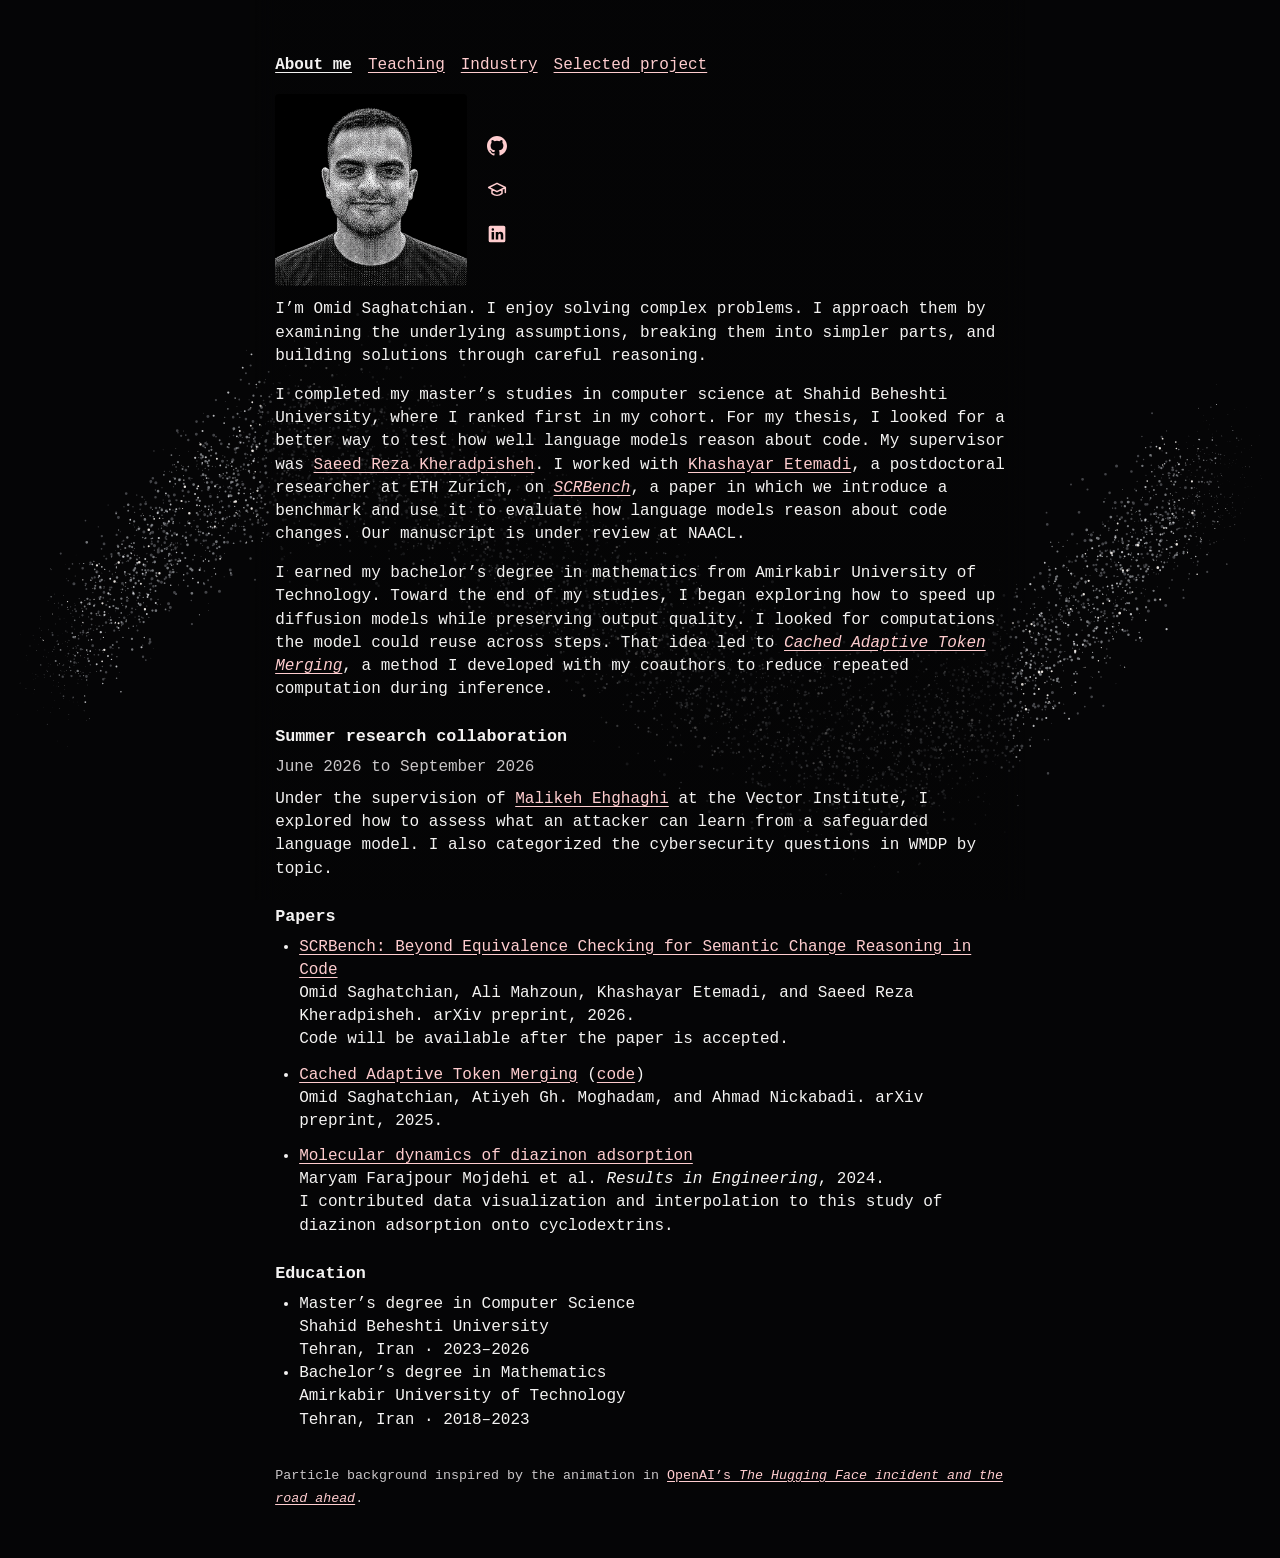
<file: index.html>
<!doctype html>
<html lang="en">
<head>
  <meta charset="utf-8">
  <meta name="viewport" content="width=device-width, initial-scale=1">
  <meta name="description" content="Omid Saghatchian is a software engineer whose research spans language models for code, safety evaluation, and efficient generative models.">
  <meta name="theme-color" content="#050506">
  <title>Omid Saghatchian</title>
  <link rel="stylesheet" href="assets/site.css">
  <script src="assets/particles.js" defer></script>
  <style>
    header { margin-bottom: .75rem; }

    .profile {
      display: flex;
      align-items: center;
      gap: .5rem;
    }

    .portrait {
      display: block;
      width: clamp(8rem, 22vw, 12rem);
      max-width: 100%;
      min-width: 0;
      height: auto;
      border-radius: .25rem;
    }

    .visually-hidden {
      position: absolute;
      width: 1px;
      height: 1px;
      overflow: hidden;
      clip-path: inset(50%);
      white-space: nowrap;
    }

    .profile-links {
      display: grid;
      flex-shrink: 0;
    }

    .profile-links a {
      display: grid;
      place-items: center;
      width: 2.75rem;
      height: 2.75rem;
      border-radius: .25rem;
    }

    .profile-links a:hover { background: #ffcdcf1a; }
    .profile-links svg { width: 1.25rem; height: 1.25rem; }

    section { margin-top: 1.5rem; }
    h2 { margin: 0 0 .4rem; font-size: 1.05rem; }
    p, ul { margin: 0 0 1rem; }
    .dates { color: #c9c6c8; margin-bottom: .55rem; }
    ul { padding-inline-start: 1.5rem; }
    .papers li + li { margin-top: .75rem; }
    footer { margin-top: 2rem; color: #c9c6c8; }
  </style>
</head>
<body>
  <div class="backdrop" aria-hidden="true">
    <canvas id="particle-field"></canvas>
  </div>

  <header>
    <nav class="site-nav" aria-label="Main navigation">
      <a href="index.html" aria-current="page">About me</a>
      <a href="teaching.html">Teaching</a>
      <a href="industry.html">Industry</a>
      <a href="projects.html">Selected project</a>
    </nav>
    <div class="profile">
      <img class="portrait" src="portrait-dithered.png" width="1254" height="1254" alt="Portrait of Omid Saghatchian" decoding="async">
      <nav class="profile-links" aria-label="Profiles">
        <a href="https://github.com/omidiu" aria-label="GitHub" title="GitHub">
          <svg viewBox="0 0 24 24" fill="currentColor" aria-hidden="true">
            <path d="M12 0C5.37 0 0 5.37 0 12c0 5.3 3.44 9.8 8.21 11.39.6.11.82-.26.82-.58 0-.29-.01-1.04-.02-2.04-3.34.72-4.04-1.61-4.04-1.61-.55-1.39-1.33-1.76-1.33-1.76-1.09-.74.08-.73.08-.73 1.2.08 1.84 1.23 1.84 1.23 1.07 1.83 2.81 1.3 3.49.99.11-.77.42-1.3.76-1.6-2.67-.3-5.47-1.33-5.47-5.93 0-1.31.47-2.38 1.23-3.22-.12-.3-.53-1.52.12-3.17 0 0 1.01-.32 3.3 1.23a11.5 11.5 0 0 1 6.01 0c2.29-1.55 3.3-1.23 3.3-1.23.65 1.65.24 2.87.12 3.17.76.84 1.23 1.91 1.23 3.22 0 4.61-2.81 5.62-5.49 5.92.43.37.82 1.1.82 2.22 0 1.6-.01 2.89-.01 3.28 0 .32.22.69.83.57C20.57 21.8 24 17.3 24 12 24 5.37 18.63 0 12 0Z"/>
          </svg>
        </a>
        <a href="https://scholar.google.com/citations?user=f7rHfTIAAAAJ&amp;hl=en" aria-label="Google Scholar" title="Google Scholar">
          <svg viewBox="0 0 24 24" fill="none" stroke="currentColor" stroke-width="1.8" stroke-linecap="round" stroke-linejoin="round" aria-hidden="true">
            <path d="m2 9 10-5 10 5-10 5-10-5Zm4 2v5c3.5 3 8.5 3 12 0v-5m4-2v6"/>
          </svg>
        </a>
        <a href="https://www.linkedin.com/in/omidiu/" aria-label="LinkedIn" title="LinkedIn">
          <svg viewBox="0 0 24 24" fill="currentColor" aria-hidden="true">
            <path fill-rule="evenodd" d="M4 2h16a2 2 0 0 1 2 2v16a2 2 0 0 1-2 2H4a2 2 0 0 1-2-2V4a2 2 0 0 1 2-2Zm1.5 7.5h3v9h-3v-9ZM7 5a1.5 1.5 0 1 0 0 3 1.5 1.5 0 0 0 0-3Zm3.5 4.5h3v1.2a3 3 0 0 1 2.6-1.4c2 0 3.4 1.3 3.4 3.9v5.3h-3v-5c0-1.2-.5-1.8-1.4-1.8-1 0-1.6.7-1.6 1.8v5h-3v-9Z"/>
          </svg>
        </a>
      </nav>
    </div>
  </header>

  <main>
    <h1 class="visually-hidden">About me</h1>
    <p>I’m Omid Saghatchian. I enjoy solving complex problems. I approach them by examining the underlying assumptions, breaking them into simpler parts, and building solutions through careful reasoning.</p>

    <p>I completed my master’s studies in computer science at Shahid Beheshti University, where I ranked first in my cohort. For my thesis, I looked for a better way to test how well language models reason about code. My supervisor was <a href="https://scholar.google.com/citations?user=ZisNRVMAAAAJ&amp;hl=en">Saeed Reza Kheradpisheh</a>. I worked with <a href="https://khesoem.github.io/">Khashayar Etemadi</a>, a postdoctoral researcher at ETH Zurich, on <cite><a href="https://arxiv.org/abs/2610.41562">SCRBench</a></cite>, a paper in which we introduce a benchmark and use it to evaluate how language models reason about code changes. Our manuscript is under review at NAACL.</p>

    <p>I earned my bachelor’s degree in mathematics from Amirkabir University of Technology. Toward the end of my studies, I began exploring how to speed up diffusion models while preserving output quality. I looked for computations the model could reuse across steps. That idea led to <cite><a href="https://arxiv.org/abs/2501.00946">Cached Adaptive Token Merging</a></cite>, a method I developed with my coauthors to reduce repeated computation during inference.</p>

    <section aria-labelledby="research">
      <h2 id="research">Summer research collaboration</h2>
      <p class="dates"><time datetime="2026-06">June 2026</time> to <time datetime="2026-09">September 2026</time></p>
      <p>Under the supervision of <a href="https://malikeh97.github.io/">Malikeh Ehghaghi</a> at the Vector Institute, I explored how to assess what an attacker can learn from a safeguarded language model. I also categorized the cybersecurity questions in WMDP by topic.</p>
    </section>

    <section aria-labelledby="publications">
      <h2 id="publications">Papers</h2>
      <ul class="papers">
        <li>
          <a href="https://arxiv.org/abs/2610.41562">SCRBench: Beyond Equivalence Checking for Semantic Change Reasoning in Code</a><br>
          Omid Saghatchian, Ali Mahzoun, Khashayar Etemadi, and Saeed Reza Kheradpisheh. arXiv preprint, 2026.<br>
          Code will be available after the paper is accepted.
        </li>
        <li>
          <a href="https://arxiv.org/abs/2501.00946">Cached Adaptive Token Merging</a>
          (<a href="https://github.com/omidiu/ca_tome" aria-label="CA-ToMe source code on GitHub">code</a>)<br>
          Omid Saghatchian, Atiyeh Gh. Moghadam, and Ahmad Nickabadi. arXiv preprint, 2025.
        </li>
        <li>
          <a href="https://www.sciencedirect.com/science/article/pii/S2590123024002731">Molecular dynamics of diazinon adsorption</a><br>
          Maryam Farajpour Mojdehi et al. <cite>Results in Engineering</cite>, 2024.<br>
          I contributed data visualization and interpolation to this study of diazinon adsorption onto cyclodextrins.
        </li>
      </ul>
    </section>

    <section aria-labelledby="education">
      <h2 id="education">Education</h2>
      <ul>
        <li>
          Master’s degree in Computer Science<br>
          Shahid Beheshti University<br>
          Tehran, Iran · 2023–2026
        </li>
        <li>
          Bachelor’s degree in Mathematics<br>
          Amirkabir University of Technology<br>
          Tehran, Iran · 2018–2023
        </li>
      </ul>
    </section>
  </main>

  <footer>
    <small>Particle background inspired by the animation in <a href="https://openai.com/index/hugging-face-incident-and-the-road-ahead/">OpenAI’s <cite>The Hugging Face incident and the road ahead</cite></a>.</small>
  </footer>

</body>
</html>
</file>
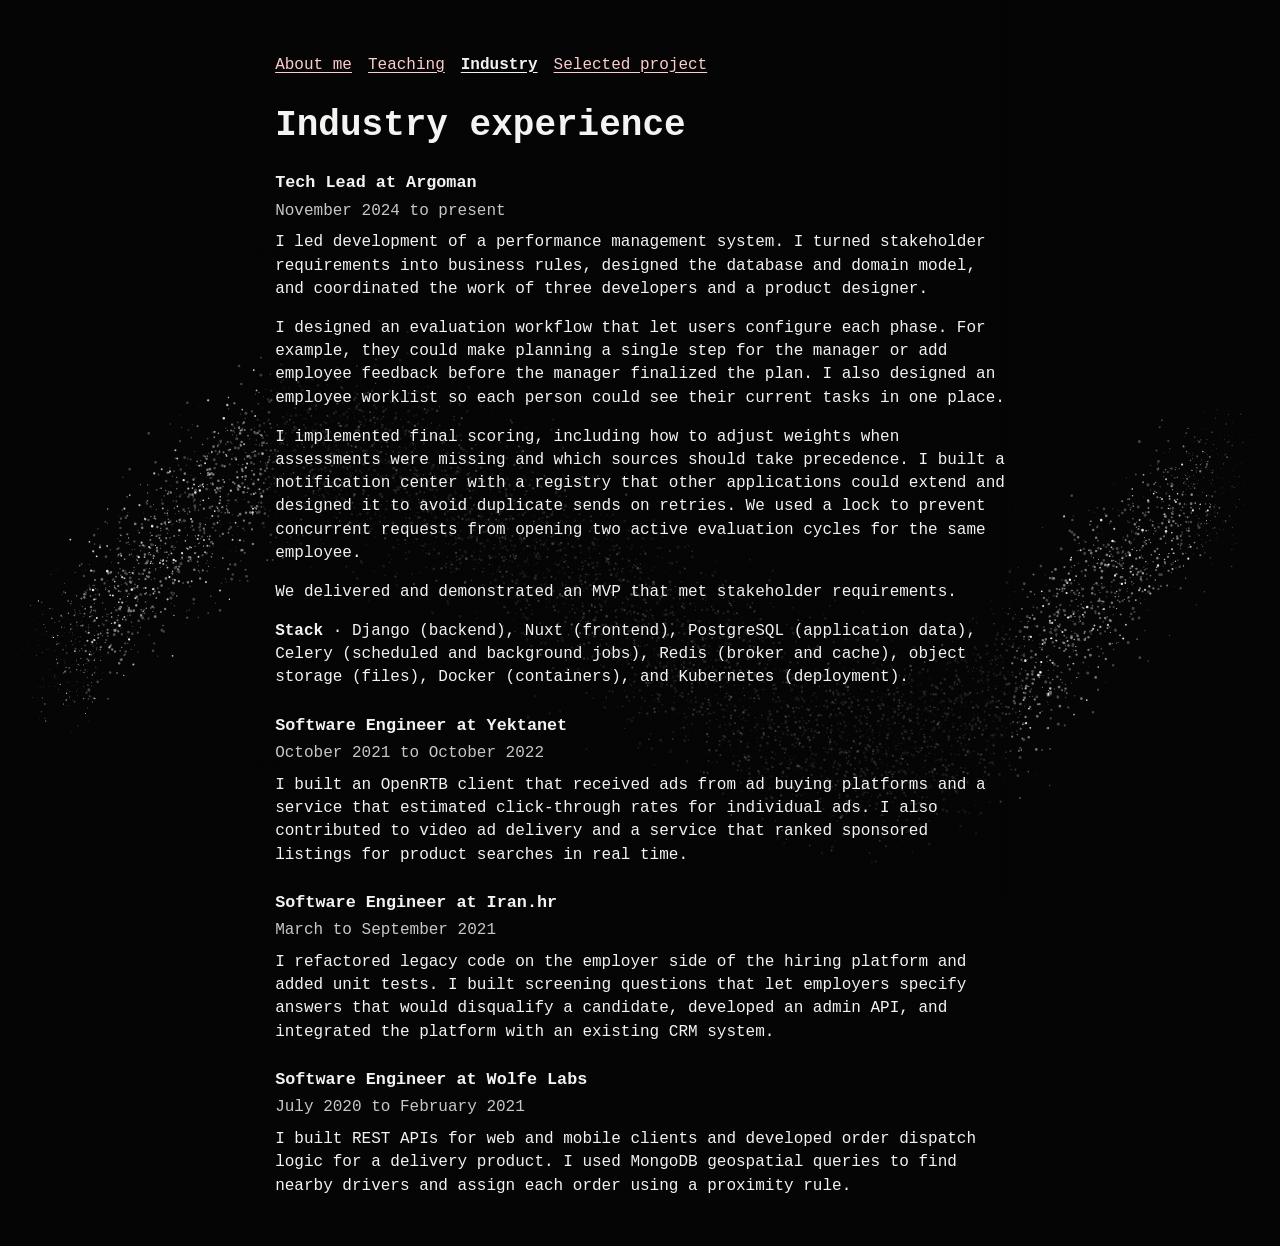
<file: industry.html>
<!doctype html>
<html lang="en">
<head>
  <meta charset="utf-8">
  <meta name="viewport" content="width=device-width, initial-scale=1">
  <meta name="description" content="Software engineering roles and projects by Omid Saghatchian.">
  <meta name="theme-color" content="#050506">
  <title>Industry experience | Omid Saghatchian</title>
  <link rel="stylesheet" href="assets/site.css">
  <script src="assets/particles.js" defer></script>
  <style>
    h1 { margin: .6em 0; font-size: clamp(1.65rem, 4.5vw, 2.25rem); line-height: 1.2; }
    h2 { margin: 0 0 .25rem; font-size: 1.05rem; }
    section { margin-top: 1.5rem; }
    p { margin: 0 0 1rem; }
    .dates { color: #c9c6c8; margin-bottom: .55rem; }
  </style>
</head>
<body>
  <div class="backdrop" aria-hidden="true">
    <canvas id="particle-field"></canvas>
  </div>

  <header>
    <nav class="site-nav" aria-label="Main navigation">
      <a href="index.html">About me</a>
      <a href="teaching.html">Teaching</a>
      <a href="industry.html" aria-current="page">Industry</a>
      <a href="projects.html">Selected project</a>
    </nav>
    <h1>Industry experience</h1>
  </header>

  <main>
    <section aria-labelledby="argoman">
      <h2 id="argoman">Tech Lead at Argoman</h2>
      <p class="dates">November 2024 to present</p>
      <p>I led development of a performance management system. I turned stakeholder requirements into business rules, designed the database and domain model, and coordinated the work of three developers and a product designer.</p>
      <p>I designed an evaluation workflow that let users configure each phase. For example, they could make planning a single step for the manager or add employee feedback before the manager finalized the plan. I also designed an employee worklist so each person could see their current tasks in one place.</p>
      <p>I implemented final scoring, including how to adjust weights when assessments were missing and which sources should take precedence. I built a notification center with a registry that other applications could extend and designed it to avoid duplicate sends on retries. We used a lock to prevent concurrent requests from opening two active evaluation cycles for the same employee.</p>
      <p>We delivered and demonstrated an MVP that met stakeholder requirements.</p>
      <p><strong>Stack</strong> · Django (backend), Nuxt (frontend), PostgreSQL (application data), Celery (scheduled and background jobs), Redis (broker and cache), object storage (files), Docker (containers), and Kubernetes (deployment).</p>
    </section>

    <section aria-labelledby="yektanet">
      <h2 id="yektanet">Software Engineer at Yektanet</h2>
      <p class="dates">October 2021 to October 2022</p>
      <p>I built an OpenRTB client that received ads from ad buying platforms and a service that estimated click-through rates for individual ads. I also contributed to video ad delivery and a service that ranked sponsored listings for product searches in real time.</p>
    </section>

    <section aria-labelledby="iran-hr">
      <h2 id="iran-hr">Software Engineer at Iran.hr</h2>
      <p class="dates">March to September 2021</p>
      <p>I refactored legacy code on the employer side of the hiring platform and added unit tests. I built screening questions that let employers specify answers that would disqualify a candidate, developed an admin API, and integrated the platform with an existing CRM system.</p>
    </section>

    <section aria-labelledby="wolfe-labs">
      <h2 id="wolfe-labs">Software Engineer at Wolfe Labs</h2>
      <p class="dates">July 2020 to February 2021</p>
      <p>I built REST APIs for web and mobile clients and developed order dispatch logic for a delivery product. I used MongoDB geospatial queries to find nearby drivers and assign each order using a proximity rule.</p>
    </section>
  </main>
</body>
</html>
</file>
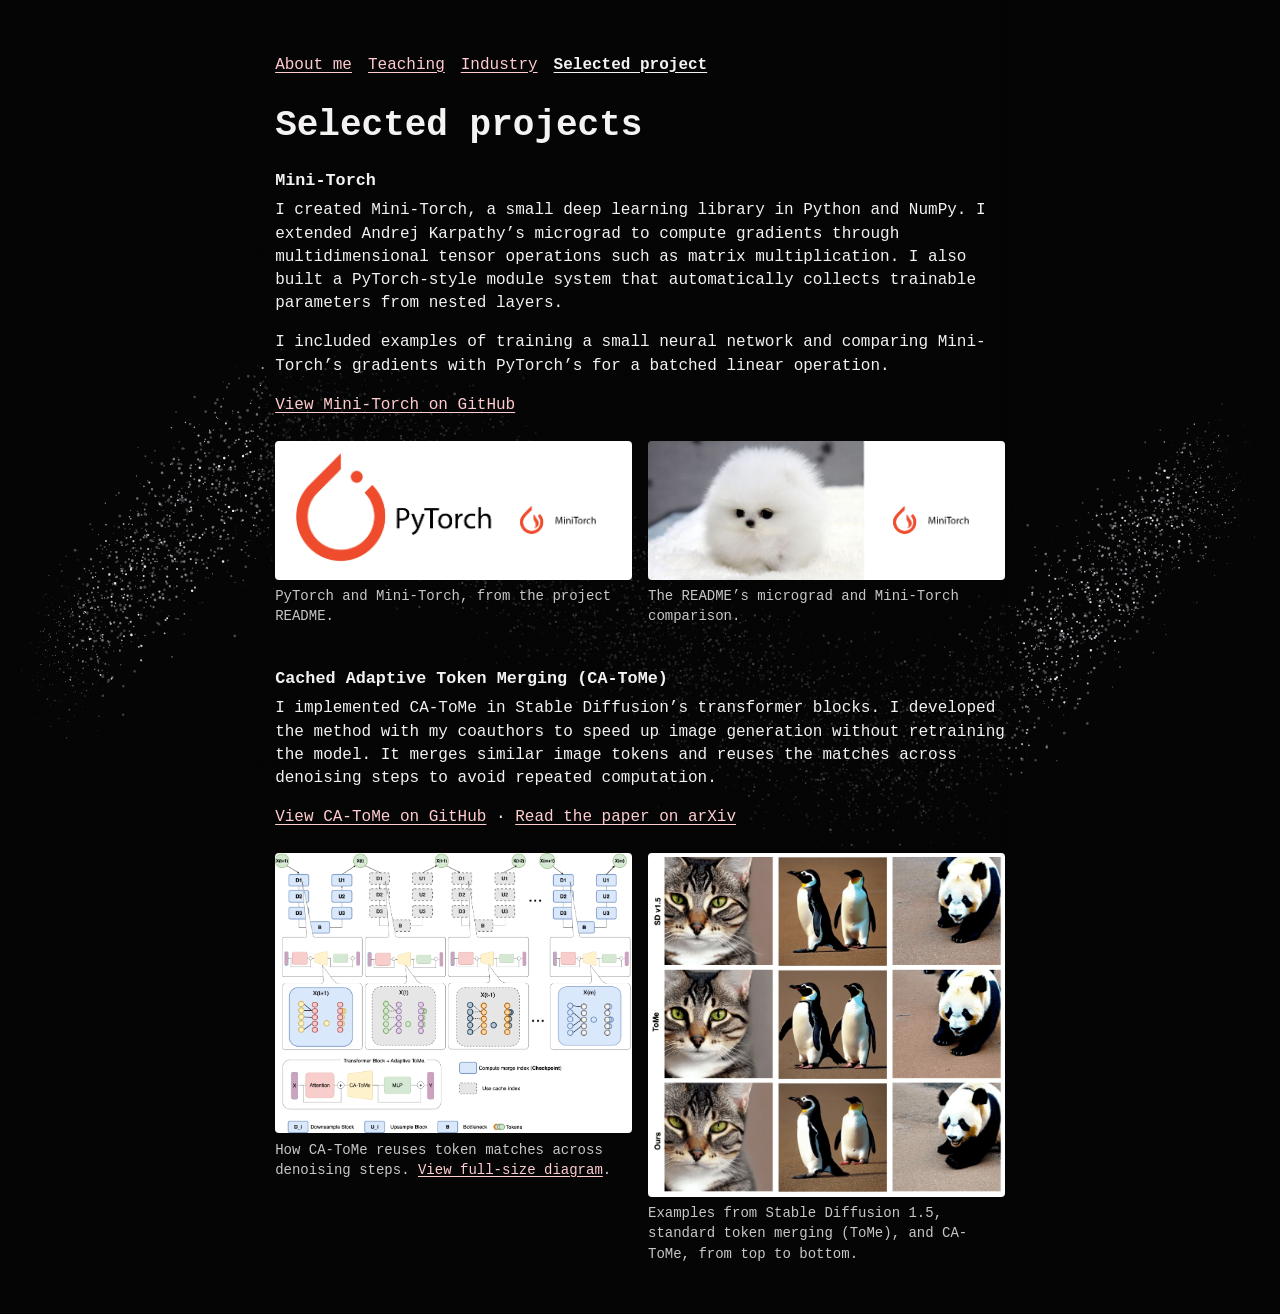
<file: projects.html>
<!doctype html>
<html lang="en">
<head>
  <meta charset="utf-8">
  <meta name="viewport" content="width=device-width, initial-scale=1">
  <meta name="description" content="Selected projects by Omid Saghatchian: Mini-Torch and Cached Adaptive Token Merging.">
  <meta name="theme-color" content="#050506">
  <title>Selected projects | Omid Saghatchian</title>
  <link rel="stylesheet" href="assets/site.css">
  <script src="assets/particles.js" defer></script>
  <style>
    h1 { margin: .6em 0; font-size: clamp(1.65rem, 4.5vw, 2.25rem); line-height: 1.2; }
    h2 { margin: 0 0 .4rem; font-size: 1.05rem; }
    p { margin: 0 0 1rem; }
    section + section { margin-top: 2.5rem; }

    .project-figures {
      display: grid;
      grid-template-columns: repeat(auto-fit, minmax(min(100%, 18rem), 1fr));
      gap: 1rem;
      margin-top: 1.5rem;
    }

    figure { margin: 0; }
    figure img { display: block; width: 100%; height: auto; border-radius: .25rem; }
    figcaption { margin-top: .4rem; color: #c9c6c8; font-size: .875rem; }
  </style>
</head>
<body>
  <div class="backdrop" aria-hidden="true">
    <canvas id="particle-field"></canvas>
  </div>

  <header>
    <nav class="site-nav" aria-label="Main navigation">
      <a href="index.html">About me</a>
      <a href="teaching.html">Teaching</a>
      <a href="industry.html">Industry</a>
      <a href="projects.html" aria-current="page">Selected project</a>
    </nav>
    <h1>Selected projects</h1>
  </header>

  <main>
    <section aria-labelledby="mini-torch">
      <h2 id="mini-torch">Mini-Torch</h2>
      <p>I created Mini-Torch, a small deep learning library in Python and NumPy. I extended Andrej Karpathy’s micrograd to compute gradients through multidimensional tensor operations such as matrix multiplication. I also built a PyTorch-style module system that automatically collects trainable parameters from nested layers.</p>
      <p>I included examples of training a small neural network and comparing Mini-Torch’s gradients with PyTorch’s for a batched linear operation.</p>
      <p><a href="https://github.com/omidiu/Mini-Torch">View Mini-Torch on GitHub</a></p>

      <div class="project-figures">
        <figure>
          <img src="assets/mini-torch-pytorch.png" alt="The PyTorch logo beside a smaller MiniTorch logo" width="1490" height="579" decoding="async">
          <figcaption>PyTorch and Mini-Torch, from the project README.</figcaption>
        </figure>
        <figure>
          <img src="assets/mini-torch-micrograd.png" alt="A white dog beside the MiniTorch logo" width="1490" height="579" decoding="async">
          <figcaption>The README’s micrograd and Mini-Torch comparison.</figcaption>
        </figure>
      </div>
    </section>

    <section aria-labelledby="ca-tome">
      <h2 id="ca-tome">Cached Adaptive Token Merging (CA-ToMe)</h2>
      <p>I implemented CA-ToMe in Stable Diffusion’s transformer blocks. I developed the method with my coauthors to speed up image generation without retraining the model. It merges similar image tokens and reuses the matches across denoising steps to avoid repeated computation.</p>
      <p><a href="https://github.com/omidiu/ca_tome">View CA-ToMe on GitHub</a> · <a href="https://arxiv.org/abs/2501.00946">Read the paper on arXiv</a></p>

      <div class="project-figures">
        <figure>
          <img src="assets/ca-tome-diagram.png" alt="CA-ToMe diagram showing checkpoint steps that compute token matches and intermediate steps that reuse them." width="2099" height="1647" loading="lazy" decoding="async">
          <figcaption>How CA-ToMe reuses token matches across denoising steps. <a href="assets/ca-tome-diagram.png">View full-size diagram</a>.</figcaption>
        </figure>
        <figure>
          <img src="assets/ca-tome-comparison.webp" alt="Three rows compare generated images of a cat, two penguins, and a panda." width="930" height="895" loading="lazy" decoding="async">
          <figcaption>Examples from Stable Diffusion 1.5, standard token merging (ToMe), and CA-ToMe, from top to bottom.</figcaption>
        </figure>
      </div>
    </section>
  </main>
</body>
</html>
</file>
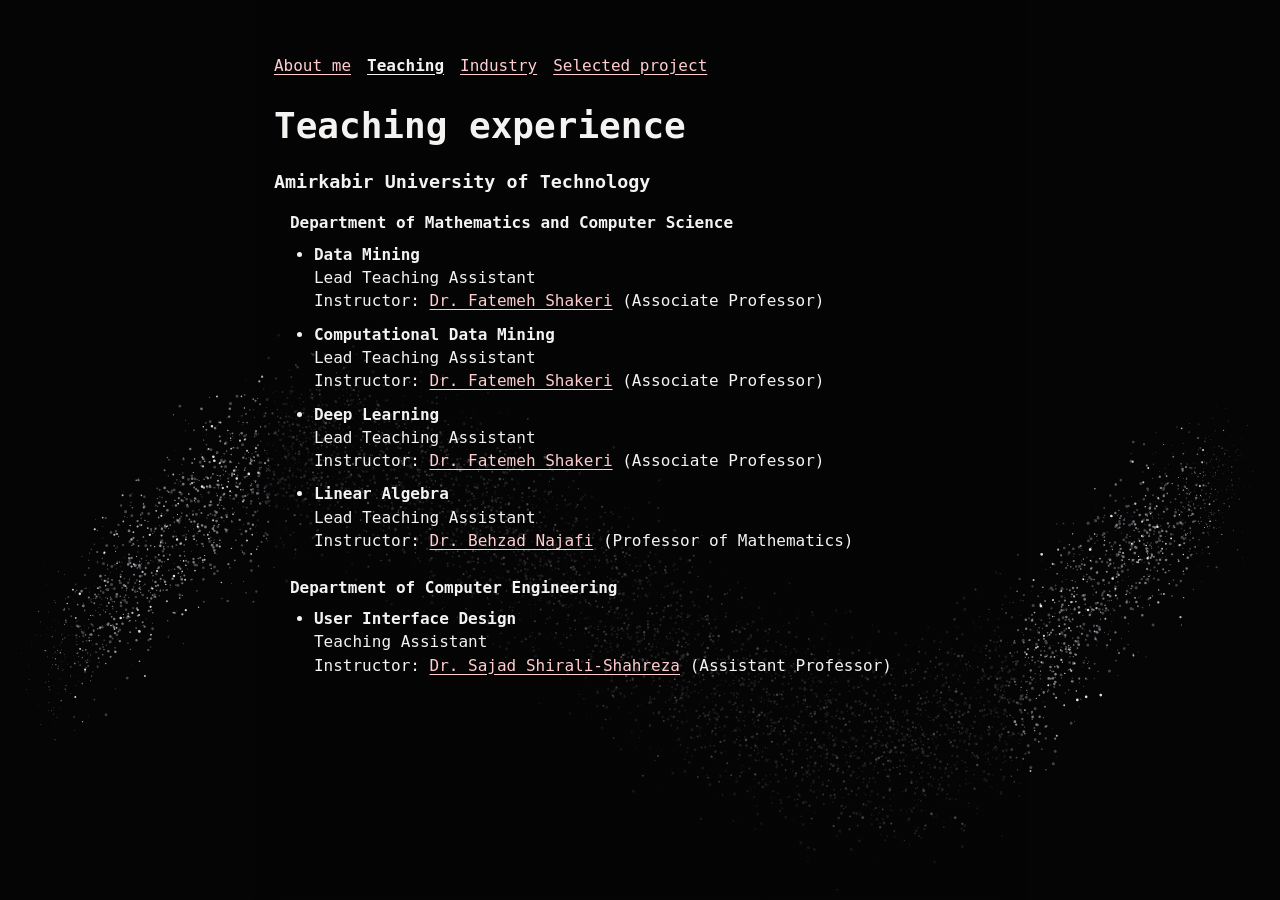
<file: teaching.html>
<!doctype html>
<html lang="en">
<head>
  <meta charset="utf-8">
  <meta name="viewport" content="width=device-width, initial-scale=1">
  <meta name="description" content="Omid Saghatchian’s teaching experience at Amirkabir University of Technology.">
  <meta name="theme-color" content="#050506">
  <title>Teaching experience | Omid Saghatchian</title>
  <link rel="stylesheet" href="assets/site.css">
  <script src="assets/particles.js" defer></script>
  <style>
    h1 { margin: .6em 0; font-size: clamp(1.65rem, 4.5vw, 2.25rem); line-height: 1.2; }
    h2 { margin: 0 0 1rem; font-size: 1.15rem; }
    h3 { margin: 0 0 .5rem; font-size: 1rem; }
    main > section { margin-inline-start: 1rem; }
    section + section { margin-top: 1.5rem; }
    ul { margin: 0; padding-inline-start: 1.5rem; }
    li + li { margin-top: .65rem; }
  </style>
</head>
<body>
  <div class="backdrop" aria-hidden="true">
    <canvas id="particle-field"></canvas>
  </div>

  <header>
    <nav class="site-nav" aria-label="Main navigation">
      <a href="index.html">About me</a>
      <a href="teaching.html" aria-current="page">Teaching</a>
      <a href="industry.html">Industry</a>
      <a href="projects.html">Selected project</a>
    </nav>
    <h1>Teaching experience</h1>
  </header>

  <main>
    <h2>Amirkabir University of Technology</h2>

    <section aria-labelledby="mathematics-computer-science">
      <h3 id="mathematics-computer-science">Department of Mathematics and Computer Science</h3>
      <ul>
        <li>
          <strong>Data Mining</strong><br>
          Lead Teaching Assistant<br>
          Instructor: <a href="https://scholar.google.com/citations?user=35zq7c4AAAAJ&amp;hl=en">Dr. Fatemeh Shakeri</a> (Associate Professor)
        </li>
        <li>
          <strong>Computational Data Mining</strong><br>
          Lead Teaching Assistant<br>
          Instructor: <a href="https://scholar.google.com/citations?user=35zq7c4AAAAJ&amp;hl=en">Dr. Fatemeh Shakeri</a> (Associate Professor)
        </li>
        <li>
          <strong>Deep Learning</strong><br>
          Lead Teaching Assistant<br>
          Instructor: <a href="https://scholar.google.com/citations?user=35zq7c4AAAAJ&amp;hl=en">Dr. Fatemeh Shakeri</a> (Associate Professor)
        </li>
        <li>
          <strong>Linear Algebra</strong><br>
          Lead Teaching Assistant<br>
          Instructor: <a href="https://scholar.google.com/citations?user=DqRal7EAAAAJ&amp;hl=en">Dr. Behzad Najafi</a> (Professor of Mathematics)
        </li>
      </ul>
    </section>

    <section aria-labelledby="computer-engineering">
      <h3 id="computer-engineering">Department of Computer Engineering</h3>
      <ul>
        <li>
          <strong>User Interface Design</strong><br>
          Teaching Assistant<br>
          Instructor: <a href="https://scholar.google.com/citations?user=a6iYg7EAAAAJ&amp;hl=en">Dr. Sajad Shirali-Shahreza</a> (Assistant Professor)
        </li>
      </ul>
    </section>
  </main>
</body>
</html>
</file>
<file: assets/site.css>
:root {
  --text-width: 76ch;
  --page-padding: 1.25rem;
  color-scheme: dark;
  background: #050506;
}

@media (hover: hover) and (pointer: fine) {
  :root {
    --scrollbar-thumb: #92717b;
    --scrollbar-track: #0d0b0e;
    scrollbar-color: var(--scrollbar-thumb) var(--scrollbar-track);
    scrollbar-width: thin;
  }

  :root::-webkit-scrollbar { width: 10px; }
  :root::-webkit-scrollbar-track { background: var(--scrollbar-track); }
  :root::-webkit-scrollbar-thumb {
    background: var(--scrollbar-thumb);
    border: 2px solid var(--scrollbar-track);
    border-radius: 1rem;
  }
}

body {
  max-width: var(--text-width);
  margin: clamp(1.5rem, 4vw, 3rem) auto 3rem;
  padding-inline: var(--page-padding);
  color: #f4f3f2;
  font: 1rem/1.45 ui-monospace, "SFMono-Regular", Menlo, Consolas, monospace;
}

.backdrop {
  position: fixed;
  inset: 0 0 auto;
  height: 100vh;
  height: 100lvh;
  pointer-events: none;
}

.backdrop canvas {
  display: block;
  width: 100%;
  height: 100%;
}

.backdrop::after {
  content: "";
  position: absolute;
  inset: 0;
  width: min(100%, calc(var(--text-width) + 2 * var(--page-padding)));
  margin-inline: auto;
  background: linear-gradient(90deg,
    transparent, #050506b8 var(--page-padding),
    #050506b8 calc(100% - var(--page-padding)), transparent);
}

header, main, footer { position: relative; }

a { color: #ffcdcf; text-underline-offset: .17em; }
a:visited { color: #ded1f6; }
a:focus-visible { outline: 2px solid #ffcdcf; outline-offset: 3px; }

.site-nav {
  display: flex;
  flex-wrap: wrap;
  gap: .15rem 1rem;
  align-items: baseline;
  margin-bottom: .75rem;
}

.site-nav a { padding-block: .35rem; }
.site-nav a[aria-current="page"] { color: #f4f3f2; font-weight: 700; }
</file>
